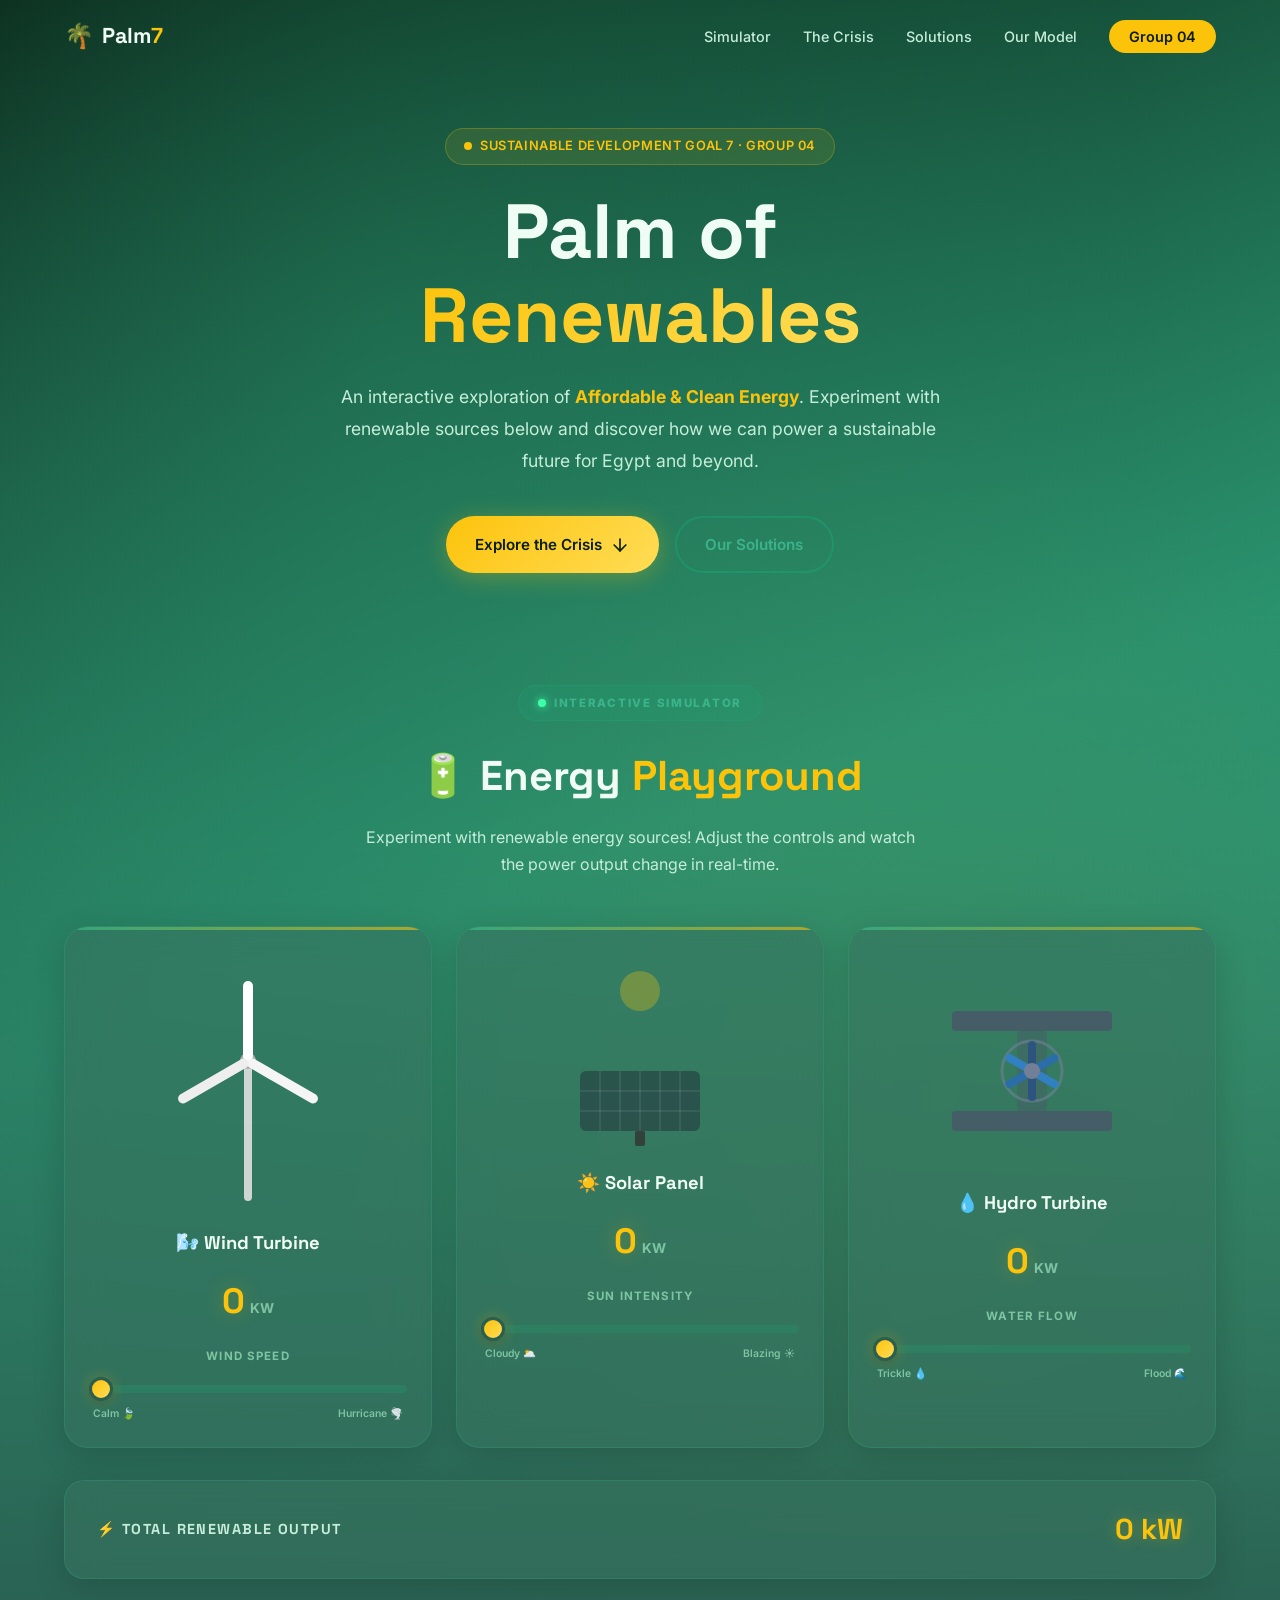
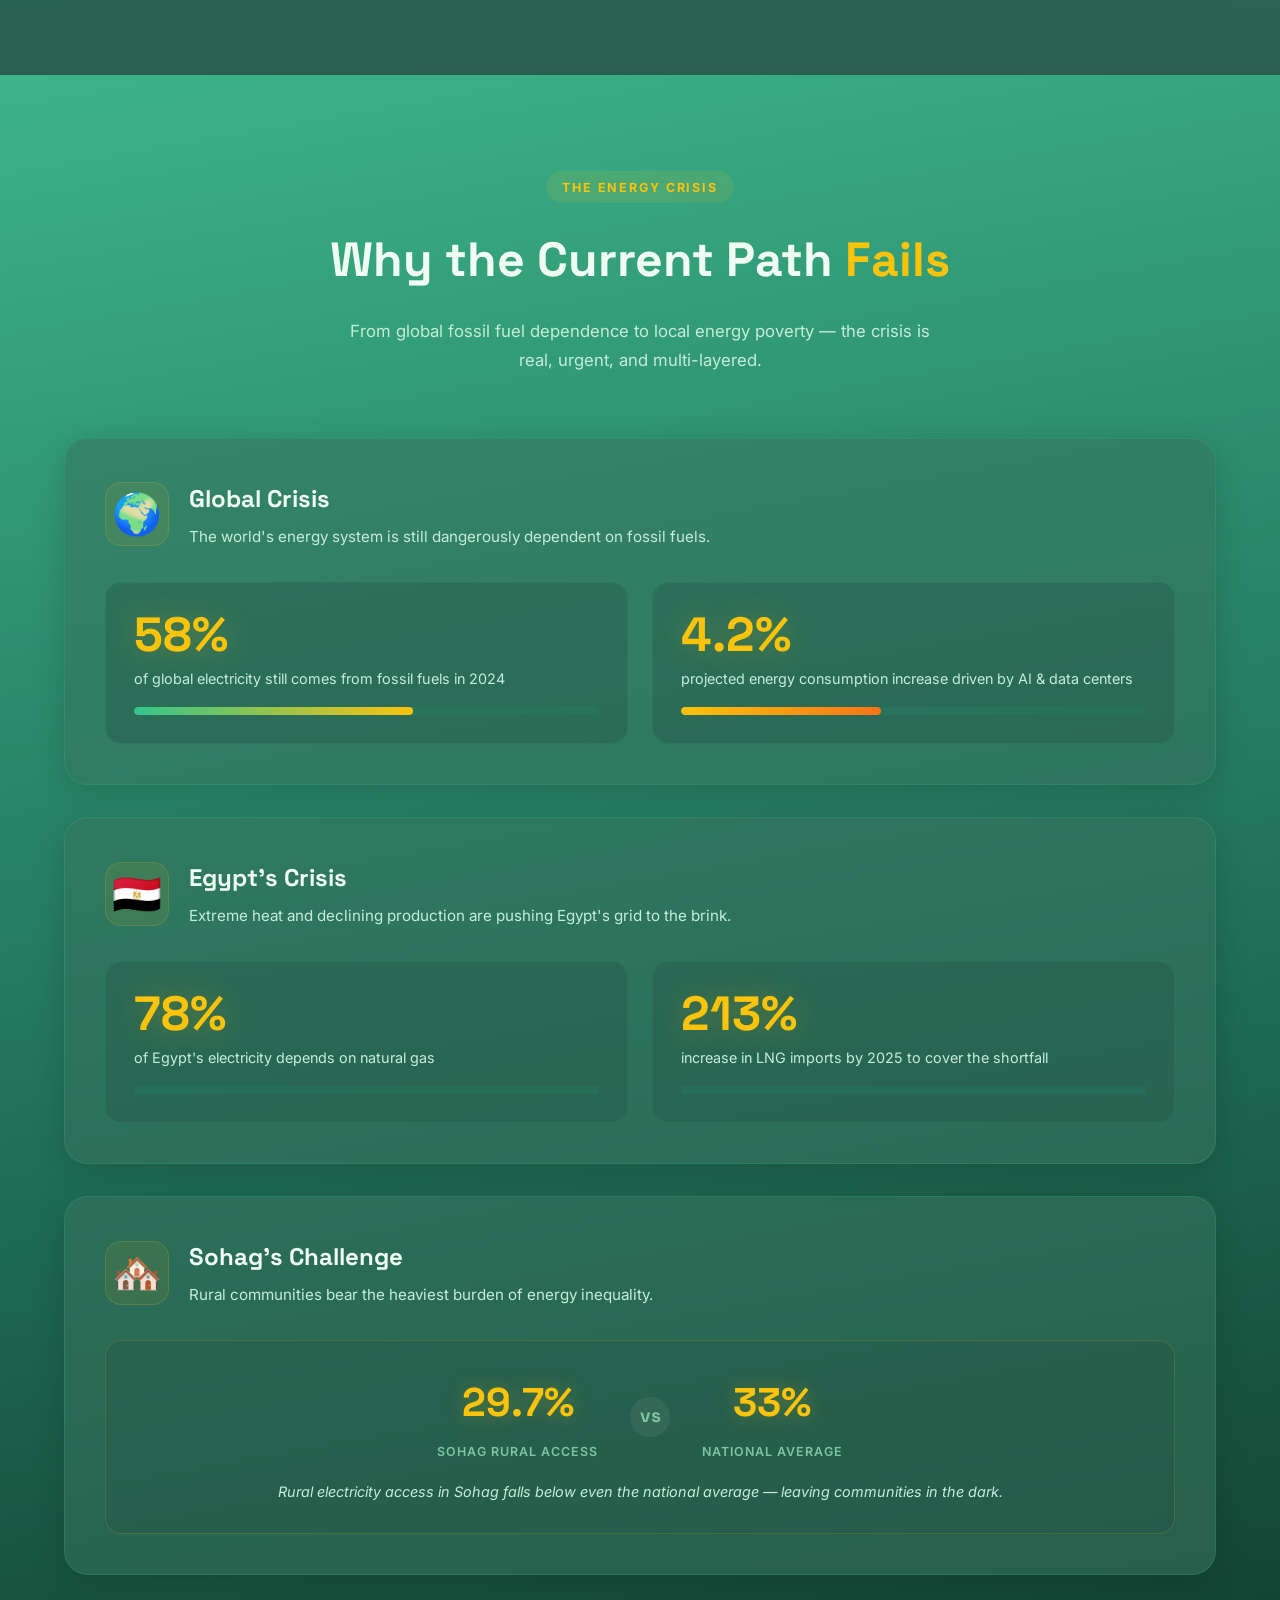
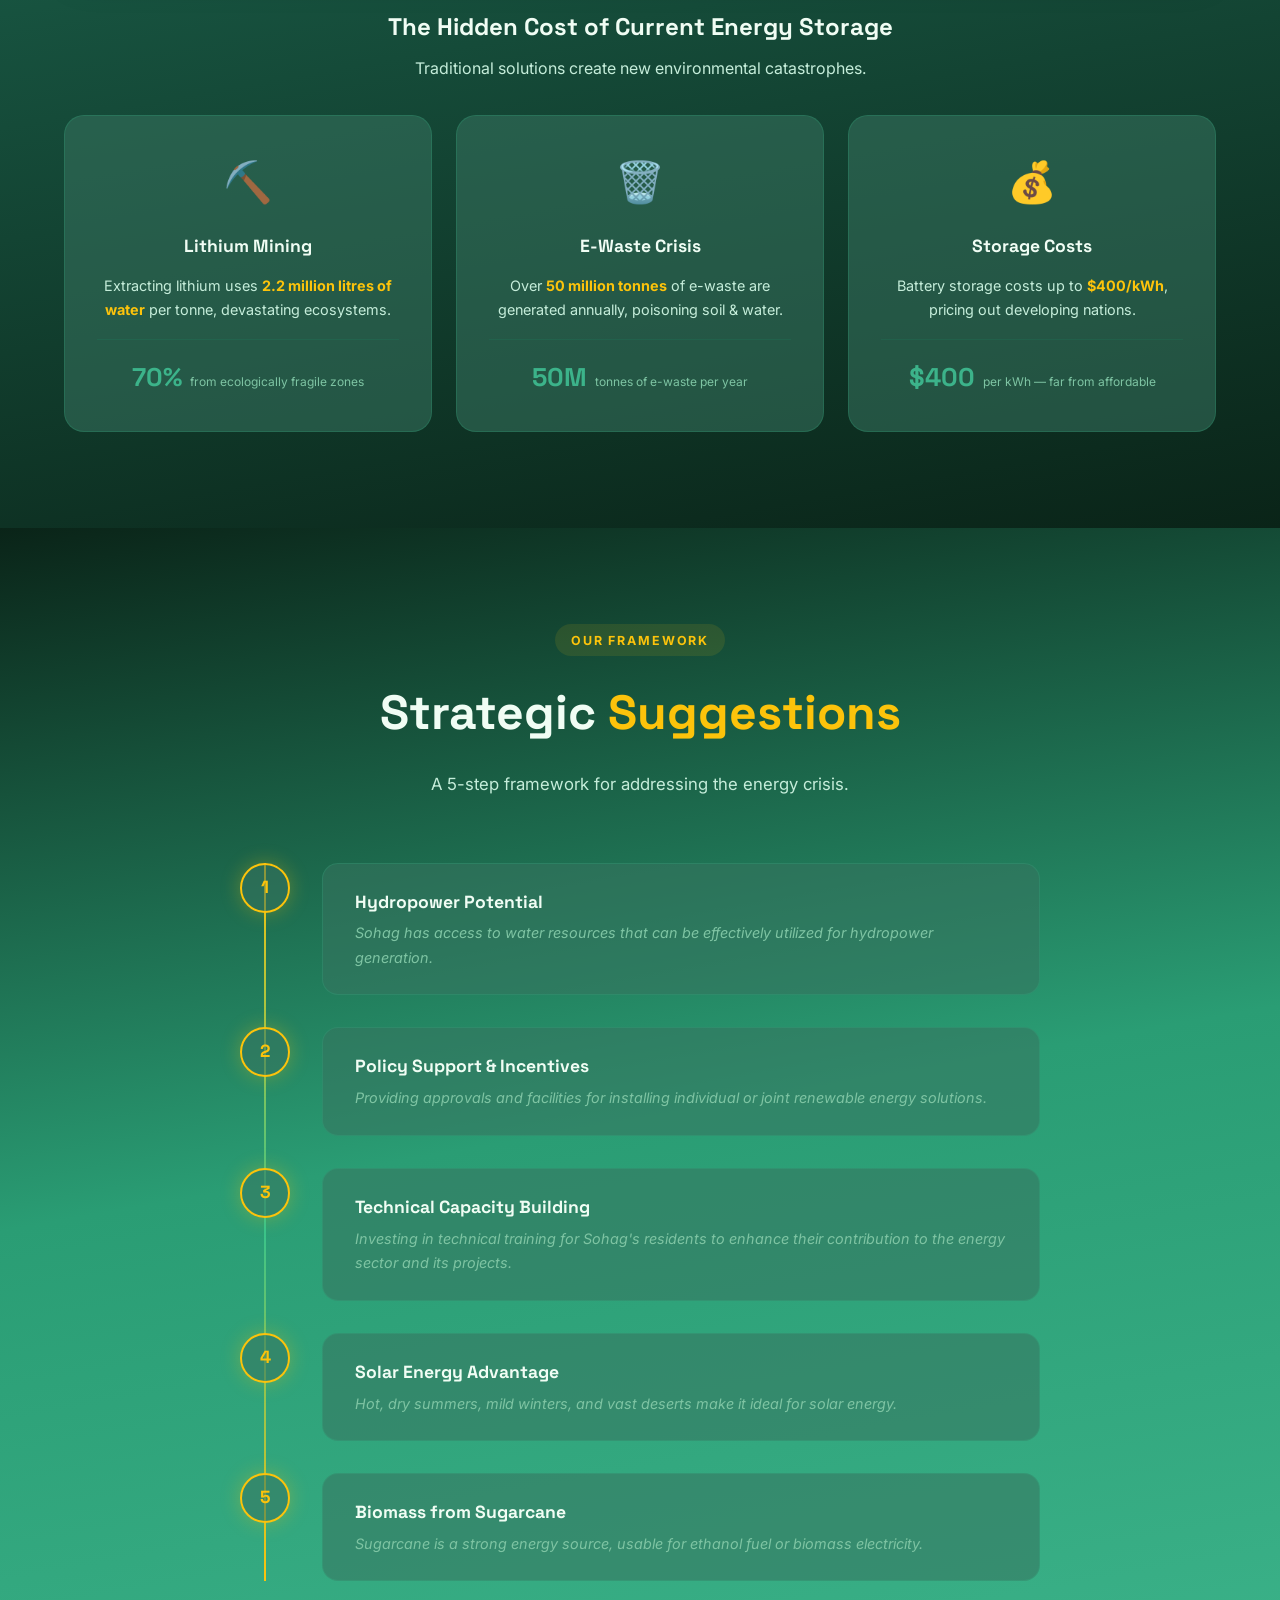
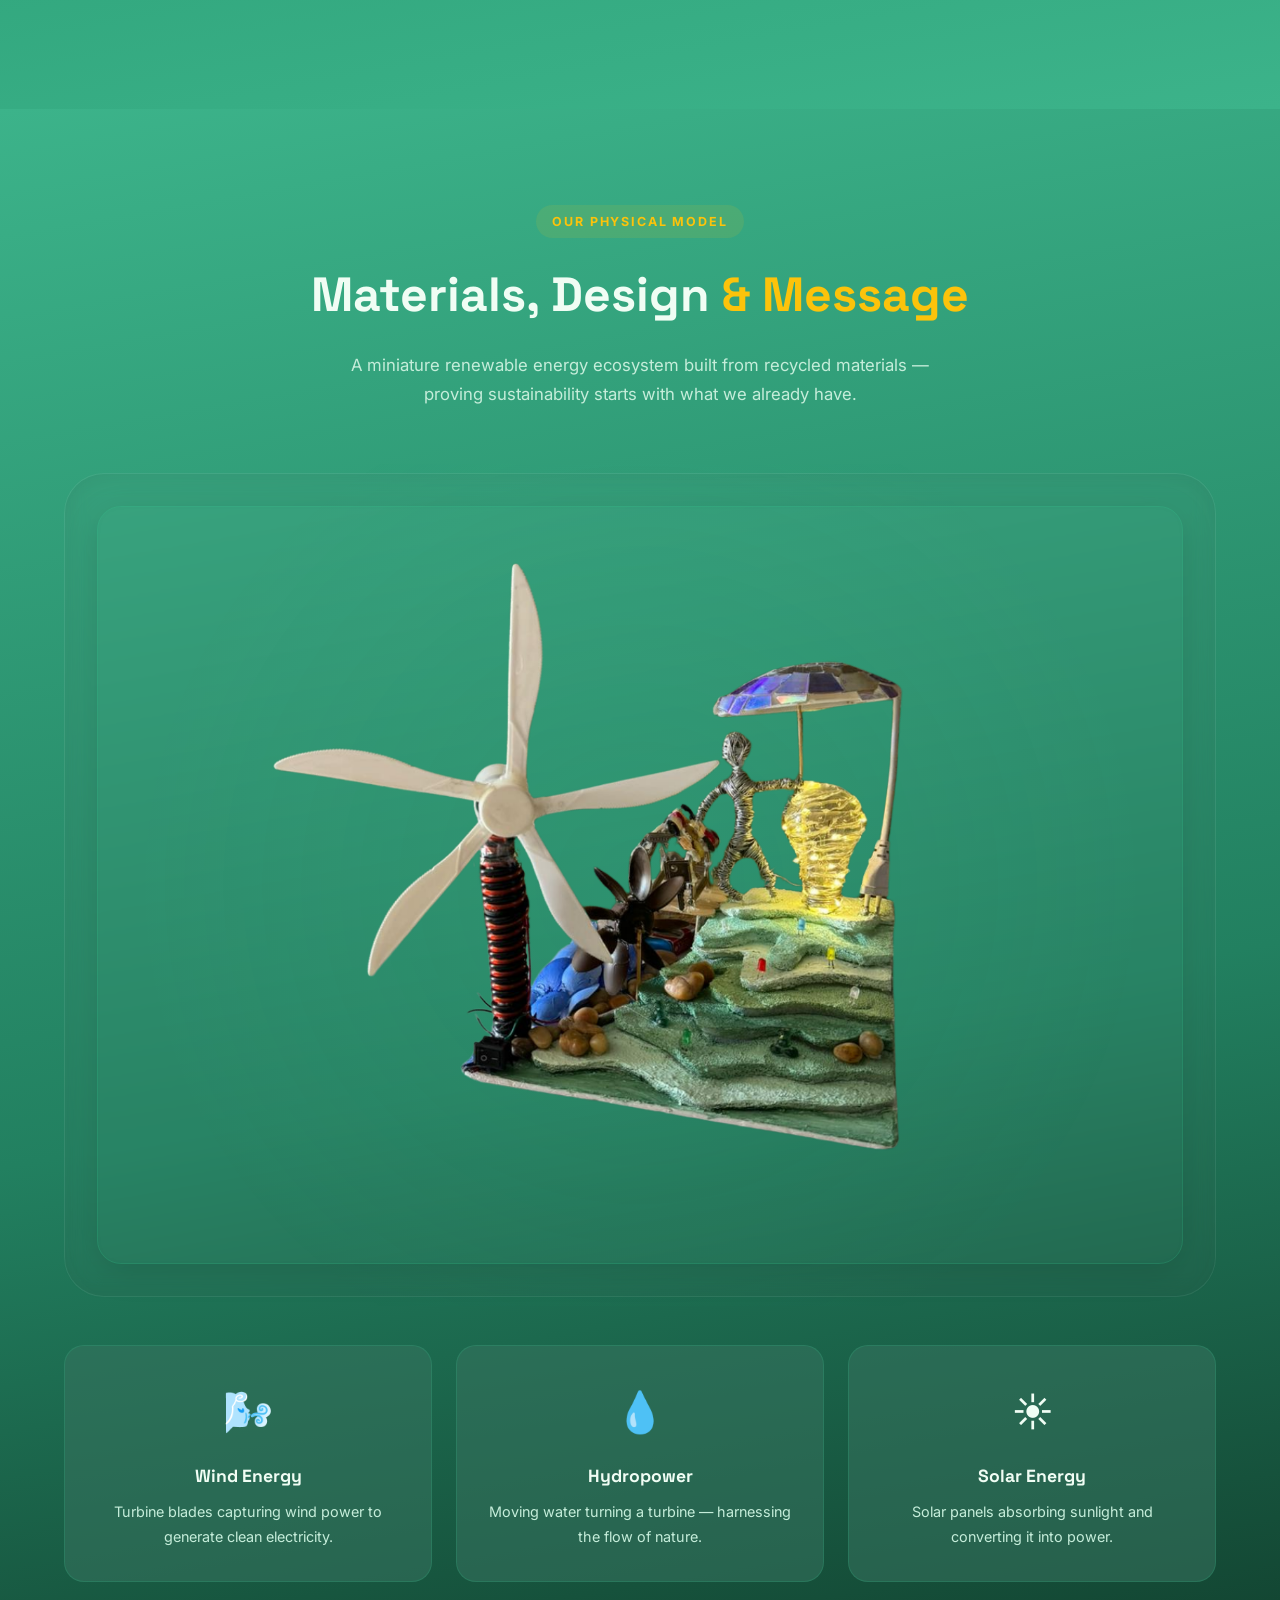
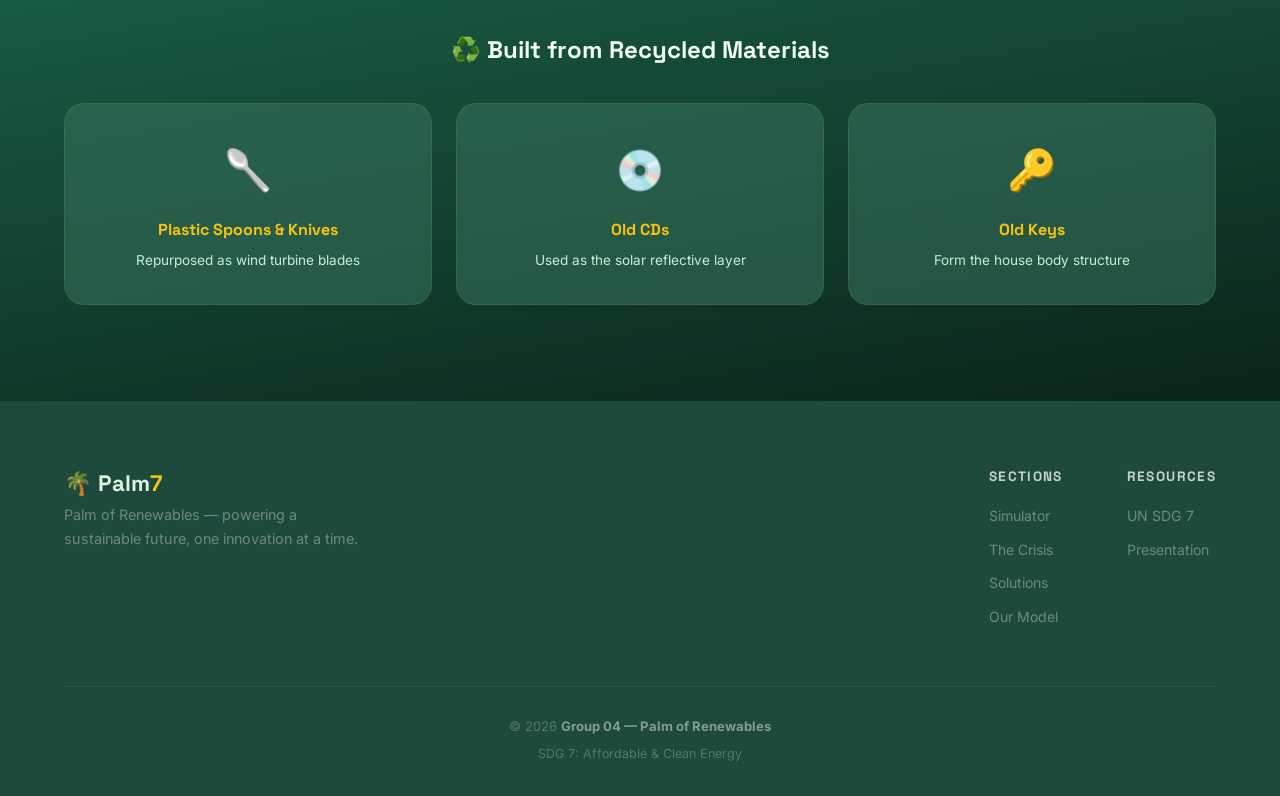
<file: index.html>
<!DOCTYPE html>
<html lang="en">

<head>
  <meta charset="UTF-8" />
  <meta name="viewport" content="width=device-width, initial-scale=1.0" />
  <title>Palm of Renewables — SDG 7 | Affordable & Clean Energy</title>
  <meta name="description"
    content="Palm of Renewables (Group 04) — A digital showcase exploring SDG 7: Affordable and Clean Energy through interactive simulations, data-driven research, and a miniature renewable energy model." />

  <!-- Google Fonts -->
  <link rel="preconnect" href="https://fonts.googleapis.com" />
  <link rel="preconnect" href="https://fonts.gstatic.com" crossorigin />
  <link
    href="https://fonts.googleapis.com/css2?family=Inter:wght@300;400;500;600;700;800;900&family=Space+Grotesk:wght@400;500;600;700&display=swap"
    rel="stylesheet" />

  <link rel="stylesheet" href="styles.css" />
</head>

<body>
  <!-- ======== NAVIGATION ======== -->
  <nav id="navbar" class="navbar">
    <div class="nav-container">
      <a href="#" class="nav-logo">
        <span class="logo-icon">🌴</span>
        <span class="logo-text">Palm<span class="logo-accent">7</span></span>
      </a>
      <ul class="nav-links" id="nav-links">
        <li><a href="#simulator">Simulator</a></li>
        <li><a href="#crisis">The Crisis</a></li>
        <li><a href="#solutions">Solutions</a></li>
        <li><a href="#model">Our Model</a></li>
        <li><a href="#footer" class="nav-cta">Group 04</a></li>
      </ul>
      <button id="mobile-menu-btn" class="mobile-menu-btn" aria-label="Toggle navigation menu">
        <span></span><span></span><span></span>
      </button>
    </div>
  </nav>

  <!-- ======== SECTION 1: HERO & SIMULATOR ======== -->
  <section id="simulator" class="hero-simulator">
    <div class="hero-bg-particles" id="hero-particles"></div>
    <div class="hero-overlay"></div>
    <div class="hero-content">
      <div class="hero-badge animate-on-scroll">
        <span class="badge-dot"></span>
        Sustainable Development Goal 7 · Group 04
      </div>
      <h1 class="hero-title animate-on-scroll">
        Palm of<br />
        <span class="hero-title-accent">Renewables</span>
      </h1>
      <p class="hero-subtitle animate-on-scroll">
        An interactive exploration of <strong>Affordable & Clean Energy</strong>.
        Experiment with renewable sources below and discover how we can power a sustainable future for Egypt and beyond.
      </p>
      <div class="hero-buttons animate-on-scroll">
        <a href="#crisis" class="btn btn-primary" id="btn-explore">
          <span class="btn-glow"></span>
          Explore the Crisis
          <svg width="20" height="20" viewBox="0 0 24 24" fill="none" stroke="currentColor" stroke-width="2"
            stroke-linecap="round" stroke-linejoin="round">
            <path d="M12 5v14" />
            <path d="m19 12-7 7-7-7" />
          </svg>
        </a>
        <a href="#solutions" class="btn btn-secondary" id="btn-solutions">Our Solutions</a>
      </div>
    </div>

    <!-- Energy Playground Simulator -->
    <div class="sim-section">
      <div class="container">
        <div class="sim-header animate-on-scroll">
          <span class="sim-tag"><span class="sim-tag-dot"></span> Interactive Simulator</span>
          <h2 class="sim-title">🔋 Energy <span class="text-accent">Playground</span></h2>
          <p class="sim-subtitle">Experiment with renewable energy sources! Adjust the controls and watch the power
            output change in real-time.</p>
        </div>

        <div class="sim-grid">
          <!-- Wind Turbine -->
          <div class="sim-card animate-on-scroll" id="sim-wind">
            <div class="sim-visual">
              <svg class="turbine-svg" viewBox="0 0 200 260" width="200" height="260">
                <rect x="96" y="110" width="8" height="140" rx="4" fill="#e0e0e0" opacity="0.9" />
                <circle cx="100" cy="110" r="8" fill="#b0b0b0" />
                <g class="turbine-blades" id="turbine-blades" style="transform-origin:100px 110px">
                  <rect x="95" y="30" width="10" height="80" rx="5" fill="#ffffff" opacity="1" />
                  <rect x="95" y="30" width="10" height="80" rx="5" fill="#f5f5f5" opacity="1"
                    transform="rotate(120 100 110)" />
                  <rect x="95" y="30" width="10" height="80" rx="5" fill="#eeeeee" opacity="1"
                    transform="rotate(240 100 110)" />
                </g>
              </svg>
              <div class="sim-wind-particles" id="wind-particles"></div>
            </div>
            <div class="sim-info">
              <h3 class="sim-card-title">🌬️ Wind Turbine</h3>
              <div class="sim-output">
                <span class="sim-output-value" id="wind-output">0</span>
                <span class="sim-output-unit">kW</span>
              </div>
              <label class="sim-label">Wind Speed</label>
              <input type="range" class="sim-slider" id="wind-speed" min="0" max="100" value="0" />
              <div class="sim-slider-labels"><span>Calm 🍃</span><span>Hurricane 🌪️</span></div>
            </div>
          </div>

          <!-- Solar Panel -->
          <div class="sim-card animate-on-scroll" id="sim-solar">
            <div class="sim-visual">
              <svg class="solar-svg" viewBox="0 0 200 200" width="200" height="200">
                <circle class="sun-circle" id="sun-circle" cx="100" cy="40" r="25" fill="#FCC30B" opacity="0.9" />
                <g class="sun-rays" id="sun-rays">
                  <line x1="100" y1="5" x2="100" y2="15" stroke="#FCC30B" stroke-width="2" stroke-linecap="round" />
                  <line x1="125" y1="15" x2="120" y2="23" stroke="#FCC30B" stroke-width="2" stroke-linecap="round" />
                  <line x1="135" y1="40" x2="127" y2="40" stroke="#FCC30B" stroke-width="2" stroke-linecap="round" />
                  <line x1="125" y1="65" x2="120" y2="57" stroke="#FCC30B" stroke-width="2" stroke-linecap="round" />
                  <line x1="75" y1="65" x2="80" y2="57" stroke="#FCC30B" stroke-width="2" stroke-linecap="round" />
                  <line x1="65" y1="40" x2="73" y2="40" stroke="#FCC30B" stroke-width="2" stroke-linecap="round" />
                  <line x1="75" y1="15" x2="80" y2="23" stroke="#FCC30B" stroke-width="2" stroke-linecap="round" />
                </g>
                <g id="solar-panel-group">
                  <rect x="40" y="120" width="120" height="60" rx="6" fill="#1a1a2e" opacity="0.9"
                    id="solar-panel-rect" />
                  <line x1="60" y1="120" x2="60" y2="180" stroke="#ffffff" stroke-width="1" opacity="0.15" />
                  <line x1="80" y1="120" x2="80" y2="180" stroke="#ffffff" stroke-width="1" opacity="0.15" />
                  <line x1="100" y1="120" x2="100" y2="180" stroke="#ffffff" stroke-width="1" opacity="0.15" />
                  <line x1="120" y1="120" x2="120" y2="180" stroke="#ffffff" stroke-width="1" opacity="0.15" />
                  <line x1="140" y1="120" x2="140" y2="180" stroke="#ffffff" stroke-width="1" opacity="0.15" />
                  <line x1="40" y1="140" x2="160" y2="140" stroke="#ffffff" stroke-width="1" opacity="0.15" />
                  <line x1="40" y1="160" x2="160" y2="160" stroke="#ffffff" stroke-width="1" opacity="0.15" />
                  <rect x="95" y="180" width="10" height="15" rx="2" fill="#333333" opacity="0.8" />
                </g>
              </svg>
            </div>
            <div class="sim-info">
              <h3 class="sim-card-title">☀️ Solar Panel</h3>
              <div class="sim-output">
                <span class="sim-output-value" id="solar-output">0</span>
                <span class="sim-output-unit">kW</span>
              </div>
              <label class="sim-label">Sun Intensity</label>
              <input type="range" class="sim-slider" id="solar-intensity" min="0" max="100" value="0" />
              <div class="sim-slider-labels"><span>Cloudy 🌥️</span><span>Blazing ☀️</span></div>
            </div>
          </div>

          <!-- Hydro Turbine -->
          <div class="sim-card animate-on-scroll" id="sim-hydro">
            <div class="sim-visual">
              <svg class="hydro-svg" viewBox="0 0 200 220" width="200" height="220">
                <rect x="20" y="60" width="160" height="20" rx="4" fill="#4a5568" opacity="0.8" />
                <rect x="85" y="80" width="30" height="80" rx="4" fill="#4a5568" opacity="0.4" />
                <rect x="20" y="160" width="160" height="20" rx="4" fill="#4a5568" opacity="0.8" />
                <circle cx="100" cy="120" r="30" fill="none" stroke="#718096" stroke-width="3" opacity="0.6" />
                <g class="hydro-blades" id="hydro-blades" style="transform-origin:100px 120px">
                  <rect x="96" y="90" width="8" height="30" rx="4" fill="#2c5282" opacity="0.9" />
                  <rect x="96" y="90" width="8" height="30" rx="4" fill="#2b6cb0" opacity="0.9"
                    transform="rotate(60 100 120)" />
                  <rect x="96" y="90" width="8" height="30" rx="4" fill="#3182ce" opacity="0.9"
                    transform="rotate(120 100 120)" />
                  <rect x="96" y="90" width="8" height="30" rx="4" fill="#2c5282" opacity="0.9"
                    transform="rotate(180 100 120)" />
                  <rect x="96" y="90" width="8" height="30" rx="4" fill="#2b6cb0" opacity="0.9"
                    transform="rotate(240 100 120)" />
                  <rect x="96" y="90" width="8" height="30" rx="4" fill="#3182ce" opacity="0.9"
                    transform="rotate(300 100 120)" />
                </g>
                <circle cx="100" cy="120" r="8" fill="#718096" />
                <g class="water-drops" id="water-drops"></g>
              </svg>
            </div>
            <div class="sim-info">
              <h3 class="sim-card-title">💧 Hydro Turbine</h3>
              <div class="sim-output">
                <span class="sim-output-value" id="hydro-output">0</span>
                <span class="sim-output-unit">kW</span>
              </div>
              <label class="sim-label">Water Flow</label>
              <input type="range" class="sim-slider" id="hydro-flow" min="0" max="100" value="0" />
              <div class="sim-slider-labels"><span>Trickle 💧</span><span>Flood 🌊</span></div>
            </div>
          </div>
        </div>

        <!-- Total Output -->
        <div class="sim-total animate-on-scroll">
          <span class="sim-total-label">⚡ Total Renewable Output</span>
          <span class="sim-total-value" id="sim-total-output">0 kW</span>
        </div>
      </div>
    </div>
  </section>

  <!-- ======== SECTION 2: THE ENERGY CRISIS ======== -->
  <section id="crisis" class="section section-crisis">
    <div class="container">
      <div class="section-header animate-on-scroll">
        <span class="section-tag">The Energy Crisis</span>
        <h2 class="section-title">Why the Current Path <span class="text-accent">Fails</span></h2>
        <p class="section-desc">From global fossil fuel dependence to local energy poverty — the crisis is real, urgent,
          and multi-layered.</p>
      </div>

      <!-- TIER 1: GLOBAL -->
      <div class="crisis-tier animate-on-scroll" id="tier-global">
        <div class="tier-header">
          <span class="tier-icon">🌍</span>
          <div>
            <h3 class="tier-title">Global Crisis</h3>
            <p class="tier-subtitle">The world's energy system is still dangerously dependent on fossil fuels.</p>
          </div>
        </div>
        <div class="tier-cards">
          <div class="crisis-card">
            <div class="crisis-stat">
              <span class="crisis-number" data-target="60" data-suffix="%">0%</span>
              <span class="crisis-label">of global electricity still comes from fossil fuels in 2024</span>
            </div>
            <div class="crisis-bar">
              <div class="crisis-bar-fill" data-width="60"></div>
            </div>
          </div>
          <div class="crisis-card">
            <div class="crisis-stat">
              <span class="crisis-number" data-target="4.3" data-suffix="%" data-decimals="1">0%</span>
              <span class="crisis-label">projected energy consumption increase driven by AI & data centers</span>
            </div>
            <div class="crisis-bar bar-warning">
              <div class="crisis-bar-fill" data-width="43"></div>
            </div>
          </div>
        </div>
      </div>

      <!-- TIER 2: EGYPT -->
      <div class="crisis-tier animate-on-scroll" id="tier-egypt">
        <div class="tier-header">
          <span class="tier-icon">🇪🇬</span>
          <div>
            <h3 class="tier-title">Egypt's Crisis</h3>
            <p class="tier-subtitle">Extreme heat and declining production are pushing Egypt's grid to the brink.</p>
          </div>
        </div>
        <div class="tier-cards">
          <div class="crisis-card">
            <div class="crisis-stat">
              <span class="crisis-number" data-target="81" data-suffix="%">0%</span>
              <span class="crisis-label">of Egypt's electricity depends on natural gas</span>
            </div>
            <div class="crisis-bar bar-danger">
              <div class="crisis-bar-fill" data-width="81"></div>
            </div>
          </div>
          <div class="crisis-card">
            <div class="crisis-stat">
              <span class="crisis-number" data-target="220" data-suffix="%">0%</span>
              <span class="crisis-label">increase in LNG imports by 2025 to cover the shortfall</span>
            </div>
            <div class="crisis-bar bar-danger">
              <div class="crisis-bar-fill" data-width="100"></div>
            </div>
          </div>
        </div>
      </div>

      <!-- TIER 3: SOHAG -->
      <div class="crisis-tier animate-on-scroll" id="tier-sohag">
        <div class="tier-header">
          <span class="tier-icon">🏘️</span>
          <div>
            <h3 class="tier-title">Sohag's Challenge</h3>
            <p class="tier-subtitle">Rural communities bear the heaviest burden of energy inequality.</p>
          </div>
        </div>
        <div class="tier-cards">
          <div class="crisis-card crisis-card-compare">
            <div class="compare-row">
              <div class="compare-item">
                <span class="compare-value" data-target="31.5" data-suffix="%" data-decimals="1">0%</span>
                <span class="compare-label">Sohag Rural Access</span>
              </div>
              <span class="compare-vs">vs</span>
              <div class="compare-item">
                <span class="compare-value" data-target="35" data-suffix="%">0%</span>
                <span class="compare-label">National Average</span>
              </div>
            </div>
            <p class="compare-note">Rural electricity access in Sohag falls below even the national average — leaving
              communities in the dark.</p>
          </div>
        </div>
      </div>

      <!-- COMPARISON FROM OLD SITE -->
      <div class="crisis-comparison animate-on-scroll">
        <h3 class="comparison-title">The Hidden Cost of Current Energy Storage</h3>
        <p class="comparison-desc">Traditional solutions create new environmental catastrophes.</p>
        <div class="comparison-cards">
          <div class="comparison-card">
            <span class="comparison-icon">⛏️</span>
            <h4>Lithium Mining</h4>
            <p>Extracting lithium uses <strong>2.2 million litres of water</strong> per tonne, devastating ecosystems.
            </p>
            <div class="comparison-stat">
              <span class="comp-number">70%</span>
              <span class="comp-label">from ecologically fragile zones</span>
            </div>
          </div>
          <div class="comparison-card">
            <span class="comparison-icon">🗑️</span>
            <h4>E-Waste Crisis</h4>
            <p>Over <strong>50 million tonnes</strong> of e-waste are generated annually, poisoning soil & water.</p>
            <div class="comparison-stat">
              <span class="comp-number">50M</span>
              <span class="comp-label">tonnes of e-waste per year</span>
            </div>
          </div>
          <div class="comparison-card">
            <span class="comparison-icon">💰</span>
            <h4>Storage Costs</h4>
            <p>Battery storage costs up to <strong>$400/kWh</strong>, pricing out developing nations.</p>
            <div class="comparison-stat">
              <span class="comp-number">$400</span>
              <span class="comp-label">per kWh — far from affordable</span>
            </div>
          </div>
        </div>
      </div>
    </div>
  </section>

  <!-- ======== SECTION 3A: SUGGESTIONS (EMPTY PLACEHOLDER) ======== -->
  <section id="solutions" class="section section-solutions">
    <div class="container">
      <div class="section-header animate-on-scroll">
        <span class="section-tag">Our Framework</span>
        <h2 class="section-title">Strategic <span class="text-accent">Suggestions</span></h2>
        <p class="section-desc">A 5-step framework for addressing the energy crisis.</p>
      </div>

      <div class="timeline animate-on-scroll" id="suggestions-timeline">
        <div class="timeline-step">
          <div class="timeline-dot"><span>1</span></div>
          <div class="timeline-content">
            <h4>Hydropower Potential</h4>
            <p>Sohag has access to water resources that can be effectively utilized for hydropower generation.</p>
          </div>
        </div>
        <div class="timeline-step">
          <div class="timeline-dot"><span>2</span></div>
          <div class="timeline-content">
            <h4>Policy Support & Incentives</h4>
            <p>Providing approvals and facilities for installing individual or joint renewable energy solutions.</p>
          </div>
        </div>
        <div class="timeline-step">
          <div class="timeline-dot"><span>3</span></div>
          <div class="timeline-content">
            <h4>Technical Capacity Building</h4>
            <p>Investing in technical training for Sohag's residents to enhance their contribution to the energy sector
              and its projects.</p>
          </div>
        </div>
        <div class="timeline-step">
          <div class="timeline-dot"><span>4</span></div>
          <div class="timeline-content">
            <h4>Solar Energy Advantage</h4>
            <p>Hot, dry summers, mild winters, and vast deserts make it ideal for solar energy.</p>
          </div>
        </div>
        <div class="timeline-step">
          <div class="timeline-dot"><span>5</span></div>
          <div class="timeline-content">
            <h4>Biomass from Sugarcane</h4>
            <p>Sugarcane is a strong energy source, usable for ethanol fuel or biomass electricity.</p>
          </div>
        </div>
      </div>
    </div>
  </section>

  <!-- ======== SECTION 3B: PHYSICAL MODEL ======== -->
  <section id="model" class="section section-model">
    <div class="container">
      <div class="section-header animate-on-scroll">
        <span class="section-tag">Our Physical Model</span>
        <h2 class="section-title">Materials, Design <span class="text-accent">& Message</span></h2>
        <p class="section-desc">A miniature renewable energy ecosystem built from recycled materials — proving
          sustainability starts with what we already have.</p>
      </div>

      <!-- Model Photo Gallery Placeholder -->
      <div class="model-gallery animate-on-scroll" id="model-gallery">
        <div class="model-image-container">
          <img src="model_img.png" alt="Our Physical Renewable Energy Model" class="model-main-img">
        </div>
      </div>

      <!-- Energy Source Cards -->
      <div class="model-sources animate-on-scroll">
        <div class="source-card">
          <div class="source-icon">🌬️</div>
          <h4>Wind Energy</h4>
          <p>Turbine blades capturing wind power to generate clean electricity.</p>
        </div>
        <div class="source-card">
          <div class="source-icon">💧</div>
          <h4>Hydropower</h4>
          <p>Moving water turning a turbine — harnessing the flow of nature.</p>
        </div>
        <div class="source-card">
          <div class="source-icon">☀️</div>
          <h4>Solar Energy</h4>
          <p>Solar panels absorbing sunlight and converting it into power.</p>
        </div>
      </div>

      <!-- Recycled Materials -->
      <div class="model-materials animate-on-scroll">
        <h3 class="materials-title">♻️ Built from Recycled Materials</h3>
        <div class="materials-grid">
          <div class="material-card">
            <span class="material-emoji">🥄</span>
            <h4>Plastic Spoons & Knives</h4>
            <p>Repurposed as wind turbine blades</p>
          </div>
          <div class="material-card">
            <span class="material-emoji">💿</span>
            <h4>Old CDs</h4>
            <p>Used as the solar reflective layer</p>
          </div>
          <div class="material-card">
            <span class="material-emoji">🔑</span>
            <h4>Old Keys</h4>
            <p>Form the house body structure</p>
          </div>
        </div>
      </div>
    </div>
  </section>

  <!-- ======== FOOTER ======== -->
  <footer id="footer" class="footer">
    <div class="container">
      <div class="footer-content">
        <div class="footer-brand">
          <span class="footer-logo">🌴 Palm<span class="logo-accent">7</span></span>
          <p class="footer-tagline">Palm of Renewables — powering a sustainable future, one innovation at a time.</p>
        </div>
        <div class="footer-links">
          <div class="footer-col">
            <h4>Sections</h4>
            <a href="#simulator">Simulator</a>
            <a href="#crisis">The Crisis</a>
            <a href="#solutions">Solutions</a>
            <a href="#model">Our Model</a>
          </div>
          <div class="footer-col">
            <h4>Resources</h4>
            <a href="https://sdgs.un.org/goals/goal7" target="_blank" rel="noopener">UN SDG 7</a>
            <a href="#">Presentation</a>
          </div>
        </div>
      </div>
      <div class="footer-bottom">
        <p>&copy; 2026 <strong>Group 04 — Palm of Renewables</strong></p>
        <p class="footer-university">SDG 7: Affordable & Clean Energy</p>
      </div>
    </div>
  </footer>

  <script src="script.js"></script>
</body>

</html>
</file>
<file: styles.css>
:root {
  --bg: #295e50;
  --bg2: #2d6858;
  --bg3: #337460;
  --card: rgba(55, 115, 95, 0.55);
  --card-hover: rgba(65, 130, 108, 0.7);
  --green-900: #1a5c48;
  --green-800: #1e6b54;
  --green-700: #228060;
  --green-600: #2a9d74;
  --green-500: #34c48e;
  --green-400: #3cb38a;
  --green-300: #66cdaa;
  --green-glow: rgba(52, 196, 142, 0.35);
  --green-neon: #3dffa8;
  --sdg-yellow: #FCC30B;
  --sdg-yellow-glow: rgba(252, 195, 11, 0.3);
  --text-primary: #f0fdf4;
  --text-secondary: #c5edda;
  --text-muted: #7ec4a3;
  --font-heading: 'Space Grotesk', sans-serif;
  --font-body: 'Inter', sans-serif;
  --section-padding: 6rem 0;
  --container-max: 1200px;
  --glass-blur: 18px;
  --glass-border: rgba(52, 196, 142, 0.2);
  --glass-shadow: 0 8px 32px rgba(0, 0, 0, 0.15);
  --ease: cubic-bezier(0.16, 1, 0.3, 1);
  --tr: 0.35s cubic-bezier(0.16, 1, 0.3, 1)
}

*,
*::before,
*::after {
  margin: 0;
  padding: 0;
  box-sizing: border-box
}

html {
  scroll-behavior: smooth;
  font-size: 16px;
  -webkit-font-smoothing: antialiased
}

body {
  font-family: var(--font-body);
  background: var(--bg);
  color: var(--text-primary);
  line-height: 1.7;
  overflow-x: hidden
}

a {
  text-decoration: none;
  color: inherit
}

img {
  max-width: 100%;
  display: block
}

.container {
  max-width: var(--container-max);
  margin: 0 auto;
  padding: 0 1.5rem
}

.text-accent {
  color: var(--sdg-yellow)
}

.animate-on-scroll {
  opacity: 0;
  transform: translateY(40px);
  transition: opacity .8s var(--ease), transform .8s var(--ease)
}

.animate-on-scroll.is-visible {
  opacity: 1;
  transform: translateY(0)
}

/* NAV */
.navbar {
  position: fixed;
  top: 0;
  left: 0;
  width: 100%;
  z-index: 1000;
  padding: 1rem 0;
  transition: background var(--tr), box-shadow var(--tr), padding var(--tr)
}

.navbar.scrolled {
  background: rgba(41, 94, 80, 0.92);
  backdrop-filter: blur(16px);
  box-shadow: 0 1px 24px rgba(0, 0, 0, 0.2);
  padding: .6rem 0
}

.nav-container {
  max-width: var(--container-max);
  margin: 0 auto;
  padding: 0 1.5rem;
  display: flex;
  align-items: center;
  justify-content: space-between
}

.nav-logo {
  display: flex;
  align-items: center;
  gap: .5rem;
  font-family: var(--font-heading);
  font-weight: 700;
  font-size: 1.35rem;
  color: var(--text-primary)
}

.logo-icon {
  font-size: 1.5rem
}

.logo-accent {
  color: var(--sdg-yellow)
}

.nav-links {
  list-style: none;
  display: flex;
  align-items: center;
  gap: 2rem
}

.nav-links a {
  font-size: .9rem;
  font-weight: 500;
  color: var(--text-secondary);
  transition: color var(--tr);
  position: relative
}

.nav-links a::after {
  content: '';
  position: absolute;
  bottom: -4px;
  left: 0;
  width: 0;
  height: 2px;
  background: var(--sdg-yellow);
  transition: width var(--tr)
}

.nav-links a:hover {
  color: var(--sdg-yellow)
}

.nav-links a:hover::after {
  width: 100%
}

.nav-cta {
  background: var(--sdg-yellow) !important;
  color: #0a1f0a !important;
  padding: .5rem 1.25rem;
  border-radius: 99px;
  font-weight: 600 !important;
  transition: all var(--tr) !important
}

.nav-cta::after {
  display: none !important
}

.nav-cta:hover {
  transform: translateY(-2px);
  box-shadow: 0 4px 20px var(--sdg-yellow-glow)
}

.mobile-menu-btn {
  display: none;
  flex-direction: column;
  gap: 5px;
  background: none;
  border: none;
  cursor: pointer;
  padding: 4px
}

.mobile-menu-btn span {
  display: block;
  width: 24px;
  height: 2px;
  background: var(--text-primary);
  border-radius: 2px;
  transition: var(--tr)
}

.mobile-menu-btn.active span:nth-child(1) {
  transform: rotate(45deg) translate(5px, 5px)
}

.mobile-menu-btn.active span:nth-child(2) {
  opacity: 0
}

.mobile-menu-btn.active span:nth-child(3) {
  transform: rotate(-45deg) translate(5px, -5px)
}

/* HERO SIMULATOR */
.hero-simulator {
  position: relative;
  min-height: 100vh;
  overflow: hidden;
  background: radial-gradient(ellipse at 30% 20%, rgba(52, 196, 142, 0.2) 0%, transparent 60%), radial-gradient(ellipse at 70% 80%, rgba(252, 195, 11, 0.1) 0%, transparent 50%), linear-gradient(160deg, #0a2418 0%, #2a9d74 50%, var(--green-400) 100%)
}

.hero-bg-particles {
  position: absolute;
  inset: 0;
  z-index: 0;
  overflow: hidden
}

.particle {
  position: absolute;
  width: 4px;
  height: 4px;
  background: var(--green-400);
  border-radius: 50%;
  opacity: 0;
  animation: particle-float linear infinite
}

@keyframes particle-float {
  0% {
    opacity: 0;
    transform: translateY(100vh) scale(0)
  }

  10% {
    opacity: .5
  }

  90% {
    opacity: .5
  }

  100% {
    opacity: 0;
    transform: translateY(-10vh) scale(1)
  }
}

.hero-overlay {
  position: absolute;
  inset: 0;
  background: linear-gradient(180deg, transparent 0%, rgba(41, 94, 80, 0.25) 50%, var(--bg) 100%);
  z-index: 1;
  pointer-events: none
}

.hero-content {
  position: relative;
  z-index: 2;
  max-width: var(--container-max);
  margin: 0 auto;
  padding: 8rem 1.5rem 3rem;
  text-align: center
}

.hero-badge {
  display: inline-flex;
  align-items: center;
  gap: .5rem;
  background: rgba(252, 195, 11, 0.1);
  border: 1px solid rgba(252, 195, 11, 0.25);
  border-radius: 99px;
  padding: .4rem 1.1rem;
  font-size: .8rem;
  font-weight: 600;
  color: var(--sdg-yellow);
  text-transform: uppercase;
  letter-spacing: .05em;
  margin-bottom: 1.5rem
}

.badge-dot {
  width: 8px;
  height: 8px;
  background: var(--sdg-yellow);
  border-radius: 50%;
  animation: pulse-dot 2s ease-in-out infinite
}

@keyframes pulse-dot {

  0%,
  100% {
    opacity: 1;
    box-shadow: 0 0 0 0 var(--sdg-yellow-glow)
  }

  50% {
    opacity: .7;
    box-shadow: 0 0 0 8px transparent
  }
}

.hero-title {
  font-family: var(--font-heading);
  font-size: clamp(2.8rem, 6vw, 5rem);
  font-weight: 800;
  line-height: 1.1;
  color: var(--text-primary);
  margin-bottom: 1.5rem
}

.hero-title-accent {
  background: linear-gradient(135deg, var(--sdg-yellow), #ffdd57);
  -webkit-background-clip: text;
  -webkit-text-fill-color: transparent;
  background-clip: text
}

.hero-subtitle {
  font-size: 1.1rem;
  color: var(--text-secondary);
  max-width: 600px;
  margin: 0 auto 2.5rem;
  line-height: 1.8
}

.hero-subtitle strong {
  color: var(--sdg-yellow)
}

.hero-buttons {
  display: flex;
  gap: 1rem;
  flex-wrap: wrap;
  justify-content: center
}

.btn {
  display: inline-flex;
  align-items: center;
  gap: .5rem;
  padding: .85rem 1.8rem;
  border-radius: 99px;
  font-family: var(--font-body);
  font-size: .95rem;
  font-weight: 600;
  cursor: pointer;
  border: none;
  transition: all var(--tr);
  position: relative;
  overflow: hidden
}

.btn-primary {
  background: linear-gradient(135deg, var(--sdg-yellow), #ffdd57);
  color: #0a1f0a;
  box-shadow: 0 4px 24px var(--sdg-yellow-glow)
}

.btn-primary .btn-glow {
  position: absolute;
  inset: 0;
  background: radial-gradient(circle at 50% 50%, rgba(255, 255, 255, 0.25), transparent 70%);
  opacity: 0;
  transition: opacity .4s
}

.btn-primary:hover {
  transform: translateY(-3px);
  box-shadow: 0 8px 40px rgba(252, 195, 11, 0.45)
}

.btn-primary:hover .btn-glow {
  opacity: 1
}

.btn-secondary {
  background: transparent;
  color: var(--green-400);
  border: 2px solid rgba(16, 185, 129, 0.3)
}

.btn-secondary:hover {
  border-color: var(--green-400);
  background: rgba(16, 185, 129, 0.08);
  transform: translateY(-2px)
}

/* SIMULATOR */
.sim-section {
  position: relative;
  z-index: 2;
  padding: 4rem 0 6rem
}

.sim-header {
  text-align: center;
  margin-bottom: 3rem
}

.sim-tag {
  display: inline-flex;
  align-items: center;
  gap: .5rem;
  font-size: .72rem;
  font-weight: 800;
  text-transform: uppercase;
  letter-spacing: .15em;
  color: var(--green-400);
  background: rgba(16, 185, 129, 0.1);
  border: 1px solid rgba(16, 185, 129, 0.2);
  padding: .45rem 1.2rem;
  border-radius: 99px;
  margin-bottom: 1.25rem
}

.sim-tag-dot {
  width: 8px;
  height: 8px;
  background: var(--green-neon);
  border-radius: 50%;
  animation: pulse-dot 1.5s ease-in-out infinite;
  box-shadow: 0 0 8px var(--green-neon)
}

.sim-title {
  font-family: var(--font-heading);
  font-size: clamp(1.8rem, 4vw, 2.6rem);
  font-weight: 800;
  color: var(--text-primary);
  margin-bottom: .75rem
}

.sim-subtitle {
  font-size: 1rem;
  color: var(--text-secondary);
  max-width: 550px;
  margin: 0 auto;
  line-height: 1.7
}

.sim-grid {
  display: grid;
  grid-template-columns: repeat(3, 1fr);
  gap: 1.5rem;
  margin-bottom: 2rem
}

.sim-card {
  background: var(--card);
  backdrop-filter: blur(var(--glass-blur));
  border: 1px solid var(--glass-border);
  border-radius: 24px;
  padding: 1.5rem;
  text-align: center;
  position: relative;
  overflow: hidden;
  box-shadow: var(--glass-shadow);
  transition: all .5s var(--ease)
}

.sim-card::before {
  content: '';
  position: absolute;
  top: 0;
  left: 0;
  right: 0;
  height: 3px;
  background: linear-gradient(90deg, var(--green-500), var(--sdg-yellow));
  opacity: .6;
  border-radius: 24px 24px 0 0
}

.sim-card:hover {
  transform: translateY(-8px) scale(1.02);
  box-shadow: 0 20px 50px rgba(0, 0, 0, 0.3);
  border-color: rgba(16, 185, 129, 0.3)
}

.sim-visual {
  position: relative;
  display: flex;
  align-items: center;
  justify-content: center;
  min-height: 200px;
  margin-bottom: 1rem
}

.turbine-svg,
.solar-svg,
.hydro-svg {
  display: block;
  margin: 0 auto
}

.sim-info {
  text-align: center
}

.sim-card-title {
  font-family: var(--font-heading);
  font-size: 1.15rem;
  font-weight: 800;
  color: var(--text-primary);
  margin-bottom: .75rem
}

.sim-output {
  display: flex;
  align-items: baseline;
  justify-content: center;
  gap: .3rem;
  margin-bottom: 1rem
}

.sim-output-value {
  font-family: var(--font-heading);
  font-size: 2.2rem;
  font-weight: 900;
  color: var(--sdg-yellow);
  text-shadow: 0 0 20px var(--sdg-yellow-glow);
  transition: all .3s var(--ease)
}

.sim-output-unit {
  font-size: .85rem;
  font-weight: 700;
  color: var(--text-muted);
  text-transform: uppercase
}

.sim-label {
  display: block;
  font-size: .72rem;
  font-weight: 700;
  text-transform: uppercase;
  letter-spacing: .1em;
  color: var(--text-muted);
  margin-bottom: .5rem
}

.sim-slider {
  -webkit-appearance: none;
  appearance: none;
  width: 100%;
  height: 8px;
  border-radius: 99px;
  background: rgba(16, 185, 129, 0.15);
  outline: none;
  cursor: pointer
}

.sim-slider::-webkit-slider-thumb {
  -webkit-appearance: none;
  width: 24px;
  height: 24px;
  border-radius: 50%;
  background: linear-gradient(135deg, var(--sdg-yellow), #ffdd57);
  box-shadow: 0 0 14px var(--sdg-yellow-glow), 0 2px 6px rgba(0, 0, 0, 0.2);
  cursor: grab;
  border: 3px solid var(--bg);
  transition: transform .15s
}

.sim-slider::-webkit-slider-thumb:hover {
  transform: scale(1.15)
}

.sim-slider::-moz-range-thumb {
  width: 24px;
  height: 24px;
  border-radius: 50%;
  background: linear-gradient(135deg, var(--sdg-yellow), #ffdd57);
  box-shadow: 0 0 14px var(--sdg-yellow-glow);
  cursor: grab;
  border: 3px solid var(--bg)
}

.sim-slider-labels {
  display: flex;
  justify-content: space-between;
  font-size: .65rem;
  color: var(--text-muted);
  font-weight: 600;
  padding: .25rem 4px 0
}

.sim-total {
  background: var(--card);
  backdrop-filter: blur(var(--glass-blur));
  border: 1px solid var(--glass-border);
  border-radius: 20px;
  padding: 1.5rem 2rem;
  display: flex;
  justify-content: space-between;
  align-items: center;
  box-shadow: var(--glass-shadow)
}

.sim-total-label {
  font-family: var(--font-heading);
  font-size: .9rem;
  font-weight: 800;
  color: var(--text-secondary);
  text-transform: uppercase;
  letter-spacing: .1em
}

.sim-total-value {
  font-family: var(--font-heading);
  font-size: 1.8rem;
  font-weight: 900;
  color: var(--sdg-yellow);
  text-shadow: 0 0 15px var(--sdg-yellow-glow);
  transition: all .3s var(--ease)
}

.sim-wind-particles {
  position: absolute;
  inset: 0;
  pointer-events: none;
  overflow: hidden
}

.wind-particle {
  position: absolute;
  width: 20px;
  height: 2px;
  border-radius: 2px;
  background: rgba(255, 255, 255, 0.4);
  animation: windBlow 1.5s linear infinite
}

@keyframes windBlow {
  0% {
    transform: translateX(-30px);
    opacity: 0
  }

  20% {
    opacity: .6
  }

  80% {
    opacity: .6
  }

  100% {
    transform: translateX(250px);
    opacity: 0
  }
}

.water-drop {
  fill: rgba(66, 153, 225, 0.6);
  animation: waterFall 1s linear infinite
}

@keyframes waterFall {
  0% {
    transform: translateY(-20px);
    opacity: 0
  }

  30% {
    opacity: .7
  }

  100% {
    transform: translateY(40px);
    opacity: 0
  }
}

/* SECTIONS */
.section {
  padding: var(--section-padding);
  position: relative
}

.section-header {
  text-align: center;
  margin-bottom: 4rem
}

.section-tag {
  display: inline-block;
  font-size: .78rem;
  font-weight: 700;
  text-transform: uppercase;
  letter-spacing: .15em;
  color: var(--sdg-yellow);
  background: rgba(252, 195, 11, 0.1);
  padding: .35rem 1rem;
  border-radius: 99px;
  margin-bottom: 1rem
}

.section-title {
  font-family: var(--font-heading);
  font-size: clamp(2rem, 4vw, 3rem);
  font-weight: 800;
  color: var(--text-primary);
  margin-bottom: 1rem
}

.section-desc {
  font-size: 1.05rem;
  color: var(--text-secondary);
  max-width: 600px;
  margin: 0 auto
}

/* CRISIS SECTION */
.section-crisis {
  background: linear-gradient(170deg, var(--green-400) 0%, #1e6b54 50%, #0a2418 100%)
}

.crisis-tier {
  background: var(--card);
  border: 1px solid var(--glass-border);
  border-radius: 24px;
  padding: 2.5rem;
  margin-bottom: 2rem;
  box-shadow: var(--glass-shadow)
}

.tier-header {
  display: flex;
  align-items: center;
  gap: 1.25rem;
  margin-bottom: 2rem
}

.tier-icon {
  font-size: 2.5rem;
  width: 64px;
  height: 64px;
  display: flex;
  align-items: center;
  justify-content: center;
  background: rgba(252, 195, 11, 0.08);
  border: 1px solid rgba(252, 195, 11, 0.15);
  border-radius: 16px;
  flex-shrink: 0
}

.tier-title {
  font-family: var(--font-heading);
  font-size: 1.5rem;
  font-weight: 800;
  color: var(--text-primary);
  margin-bottom: .25rem
}

.tier-subtitle {
  font-size: .95rem;
  color: var(--text-secondary)
}

.tier-cards {
  display: grid;
  grid-template-columns: repeat(auto-fit, minmax(280px, 1fr));
  gap: 1.5rem
}

.crisis-card {
  background: rgba(35, 85, 70, 0.35);
  border: 1px solid rgba(52, 196, 142, 0.12);
  border-radius: 16px;
  padding: 1.75rem
}

.crisis-stat {
  margin-bottom: 1rem
}

.crisis-number {
  font-family: var(--font-heading);
  font-size: 3rem;
  font-weight: 900;
  color: var(--sdg-yellow);
  display: block;
  line-height: 1;
  text-shadow: 0 0 30px var(--sdg-yellow-glow)
}

.crisis-label {
  font-size: .9rem;
  color: var(--text-secondary);
  margin-top: .5rem;
  display: block
}

.crisis-bar {
  height: 8px;
  border-radius: 99px;
  background: rgba(16, 185, 129, 0.1);
  overflow: hidden;
  margin-top: .5rem
}

.crisis-bar-fill {
  height: 100%;
  border-radius: 99px;
  background: linear-gradient(90deg, var(--green-500), var(--sdg-yellow));
  width: 0;
  transition: width 1.5s var(--ease)
}

.bar-warning .crisis-bar-fill {
  background: linear-gradient(90deg, var(--sdg-yellow), #f97316)
}

.bar-danger .crisis-bar-fill {
  background: linear-gradient(90deg, #f97316, #ef4444)
}

/* COMPARE */
.crisis-card-compare {
  border-color: rgba(252, 195, 11, 0.15)
}

.compare-row {
  display: flex;
  align-items: center;
  justify-content: center;
  gap: 2rem;
  margin-bottom: 1rem;
  flex-wrap: wrap
}

.compare-item {
  text-align: center
}

.compare-value {
  font-family: var(--font-heading);
  font-size: 2.5rem;
  font-weight: 900;
  color: var(--sdg-yellow);
  display: block;
  text-shadow: 0 0 20px var(--sdg-yellow-glow)
}

.compare-label {
  font-size: .78rem;
  color: var(--text-muted);
  text-transform: uppercase;
  letter-spacing: .08em;
  font-weight: 600
}

.compare-vs {
  font-family: var(--font-heading);
  font-size: 1.2rem;
  font-weight: 800;
  color: var(--text-muted);
  background: rgba(255, 255, 255, 0.06);
  width: 40px;
  height: 40px;
  border-radius: 50%;
  display: flex;
  align-items: center;
  justify-content: center
}

.compare-note {
  font-size: .9rem;
  color: var(--text-secondary);
  text-align: center;
  font-style: italic
}

/* COMPARISON OLD SITE */
.crisis-comparison {
  margin-top: 2rem
}

.comparison-title {
  font-family: var(--font-heading);
  font-size: 1.5rem;
  font-weight: 800;
  color: var(--text-primary);
  text-align: center;
  margin-bottom: .5rem
}

.comparison-desc {
  text-align: center;
  color: var(--text-secondary);
  margin-bottom: 2rem
}

.comparison-cards {
  display: grid;
  grid-template-columns: repeat(3, 1fr);
  gap: 1.5rem
}

.comparison-card {
  background: var(--card);
  border: 1px solid var(--glass-border);
  border-radius: 20px;
  padding: 2rem;
  text-align: center;
  transition: all var(--tr)
}

.comparison-card:hover {
  transform: translateY(-6px);
  box-shadow: 0 16px 48px rgba(0, 0, 0, 0.25);
  border-color: rgba(252, 195, 11, 0.25)
}

.comparison-icon {
  font-size: 2.5rem;
  display: block;
  margin-bottom: 1rem
}

.comparison-card h4 {
  font-family: var(--font-heading);
  font-size: 1.1rem;
  font-weight: 700;
  color: var(--text-primary);
  margin-bottom: .75rem
}

.comparison-card p {
  font-size: .9rem;
  color: var(--text-secondary);
  margin-bottom: 1rem
}

.comparison-card strong {
  color: var(--sdg-yellow)
}

.comparison-stat {
  border-top: 1px solid rgba(16, 185, 129, 0.1);
  padding-top: 1rem;
  display: flex;
  align-items: baseline;
  gap: .5rem;
  justify-content: center
}

.comp-number {
  font-family: var(--font-heading);
  font-size: 1.6rem;
  font-weight: 800;
  color: var(--green-400)
}

.comp-label {
  font-size: .75rem;
  color: var(--text-muted)
}

/* SOLUTIONS TIMELINE */
.section-solutions {
  background: linear-gradient(170deg, #0a2418 0%, #2a9d74 50%, var(--green-400) 100%)
}

.timeline {
  position: relative;
  max-width: 800px;
  margin: 0 auto
}

.timeline::before {
  content: '';
  position: absolute;
  left: 24px;
  top: 0;
  bottom: 0;
  width: 2px;
  background: linear-gradient(180deg, var(--sdg-yellow), var(--green-500), var(--sdg-yellow))
}

.timeline-step {
  display: flex;
  gap: 2rem;
  margin-bottom: 2rem;
  position: relative
}

.timeline-dot {
  width: 50px;
  height: 50px;
  border-radius: 50%;
  background: var(--card);
  border: 2px solid var(--sdg-yellow);
  display: flex;
  align-items: center;
  justify-content: center;
  flex-shrink: 0;
  position: relative;
  z-index: 1;
  box-shadow: 0 0 20px var(--sdg-yellow-glow)
}

.timeline-dot span {
  font-family: var(--font-heading);
  font-weight: 800;
  font-size: 1.1rem;
  color: var(--sdg-yellow)
}

.timeline-content {
  background: var(--card);
  border: 1px solid var(--glass-border);
  border-radius: 16px;
  padding: 1.5rem 2rem;
  flex: 1;
  min-height: 70px
}

.timeline-content h4 {
  font-family: var(--font-heading);
  font-size: 1.1rem;
  font-weight: 700;
  color: var(--text-primary);
  margin-bottom: .25rem
}

.timeline-content p {
  font-size: .9rem;
  color: var(--text-muted);
  font-style: italic
}

/* MODEL SECTION */
.section-model {
  background: linear-gradient(170deg, var(--green-400) 0%, #228060 50%, #0a2418 100%)
}

.model-gallery {
  margin-bottom: 3rem;
  display: flex;
  justify-content: center;
  position: relative
}

.model-image-container {
  position: relative;
  padding: 2rem;
  background: rgba(255, 255, 255, 0.03);
  border-radius: 40px;
  border: 1px solid rgba(255, 255, 255, 0.05);
  backdrop-filter: blur(10px);
  box-shadow: inset 0 0 40px rgba(0, 0, 0, 0.1);
  display: flex;
  align-items: center;
  justify-content: center
}

.model-image-container::before {
  content: '';
  position: absolute;
  inset: -10px;
  background: radial-gradient(circle at center, var(--green-glow), transparent 70%);
  z-index: -1;
  opacity: 0.3
}

.model-main-img {
  max-width: 100%;
  height: auto;
  border-radius: 24px;
  border: 1px solid var(--glass-border);
  box-shadow: var(--glass-shadow);
  transition: transform var(--tr)
}

.model-main-img:hover {
  transform: scale(1.01)
}

.gallery-placeholder {
  background: var(--card);
  border: 2px dashed rgba(252, 195, 11, 0.25);
  border-radius: 24px;
  padding: 4rem 2rem;
  text-align: center;
  min-height: 300px;
  display: flex;
  flex-direction: column;
  align-items: center;
  justify-content: center
}

.placeholder-icon {
  font-size: 4rem;
  margin-bottom: 1rem;
  opacity: .6
}

.gallery-placeholder h3 {
  font-family: var(--font-heading);
  font-size: 1.3rem;
  font-weight: 700;
  color: var(--text-secondary);
  margin-bottom: .5rem
}

.gallery-placeholder p {
  color: var(--text-muted);
  font-size: .95rem
}

.model-sources {
  display: grid;
  grid-template-columns: repeat(3, 1fr);
  gap: 1.5rem;
  margin-bottom: 3rem
}

.source-card {
  background: var(--card);
  border: 1px solid var(--glass-border);
  border-radius: 20px;
  padding: 2rem;
  text-align: center;
  transition: all var(--tr)
}

.source-card:hover {
  transform: translateY(-6px);
  box-shadow: 0 16px 40px rgba(0, 0, 0, 0.25);
  border-color: rgba(252, 195, 11, 0.25)
}

.source-icon {
  font-size: 2.5rem;
  margin-bottom: 1rem
}

.source-card h4 {
  font-family: var(--font-heading);
  font-size: 1.1rem;
  font-weight: 700;
  color: var(--text-primary);
  margin-bottom: .5rem
}

.source-card p {
  font-size: .9rem;
  color: var(--text-secondary)
}

.model-materials {
  text-align: center
}

.materials-title {
  font-family: var(--font-heading);
  font-size: 1.5rem;
  font-weight: 800;
  color: var(--text-primary);
  margin-bottom: 2rem
}

.materials-grid {
  display: grid;
  grid-template-columns: repeat(3, 1fr);
  gap: 1.5rem
}

.material-card {
  background: var(--card);
  border: 1px solid rgba(252, 195, 11, 0.1);
  border-radius: 20px;
  padding: 2rem;
  transition: all var(--tr)
}

.material-card:hover {
  transform: translateY(-4px);
  box-shadow: 0 12px 36px rgba(0, 0, 0, 0.25);
  border-color: rgba(252, 195, 11, 0.25)
}

.material-emoji {
  font-size: 2.5rem;
  display: block;
  margin-bottom: .75rem
}

.material-card h4 {
  font-family: var(--font-heading);
  font-size: 1rem;
  font-weight: 700;
  color: var(--sdg-yellow);
  margin-bottom: .35rem
}

.material-card p {
  font-size: .85rem;
  color: var(--text-secondary)
}

/* FOOTER */
.footer {
  background: #1e4a3e;
  color: rgba(255, 255, 255, 0.6);
  padding: 4rem 0 2rem
}

.footer-content {
  display: flex;
  justify-content: space-between;
  align-items: flex-start;
  gap: 3rem;
  margin-bottom: 3rem
}

.footer-logo {
  font-family: var(--font-heading);
  font-size: 1.4rem;
  font-weight: 700;
  color: #e0f2e0;
  margin-bottom: .5rem
}

.footer-tagline {
  font-size: .9rem;
  color: rgba(255, 255, 255, 0.35);
  max-width: 300px
}

.footer-links {
  display: flex;
  gap: 4rem
}

.footer-col h4 {
  font-family: var(--font-heading);
  font-size: .85rem;
  font-weight: 700;
  color: rgba(255, 255, 255, 0.75);
  text-transform: uppercase;
  letter-spacing: .1em;
  margin-bottom: 1rem
}

.footer-col a {
  display: block;
  font-size: .88rem;
  color: rgba(255, 255, 255, 0.35);
  margin-bottom: .6rem;
  transition: color var(--tr)
}

.footer-col a:hover {
  color: var(--sdg-yellow)
}

.footer-bottom {
  border-top: 1px solid rgba(255, 255, 255, 0.06);
  padding-top: 1.75rem;
  text-align: center;
  font-size: .82rem;
  color: rgba(255, 255, 255, 0.25)
}

.footer-bottom strong {
  color: rgba(255, 255, 255, 0.45)
}

.footer-university {
  margin-top: .35rem;
  font-size: .78rem
}

/* RESPONSIVE */
@media(max-width:968px) {

  .sim-grid,
  .comparison-cards,
  .model-sources,
  .materials-grid {
    grid-template-columns: 1fr;
    max-width: 500px;
    margin-left: auto;
    margin-right: auto
  }
}

@media(max-width:768px) {
  :root {
    --section-padding: 4.5rem 0
  }

  .nav-links {
    position: fixed;
    top: 0;
    right: -100%;
    width: 75%;
    max-width: 320px;
    height: 100vh;
    background: rgba(41, 94, 80, 0.97);
    backdrop-filter: blur(20px);
    flex-direction: column;
    justify-content: center;
    gap: 2rem;
    padding: 2rem;
    transition: right .5s var(--ease);
    box-shadow: -8px 0 32px rgba(0, 0, 0, 0.2)
  }

  .nav-links.open {
    right: 0
  }

  .mobile-menu-btn {
    display: flex
  }

  .hero-title {
    font-size: 2.2rem
  }

  .compare-row {
    flex-direction: column;
    gap: 1rem
  }

  .footer-content {
    flex-direction: column;
    align-items: center;
    text-align: center
  }

  .footer-tagline {
    margin: 0 auto
  }
}

@media(max-width:480px) {
  .hero-buttons {
    flex-direction: column;
    align-items: center
  }

  .crisis-number {
    font-size: 2.2rem
  }

  .compare-value {
    font-size: 2rem
  }

  .timeline::before {
    left: 24px
  }

  .timeline-step {
    gap: 1rem
  }
}
</file>
